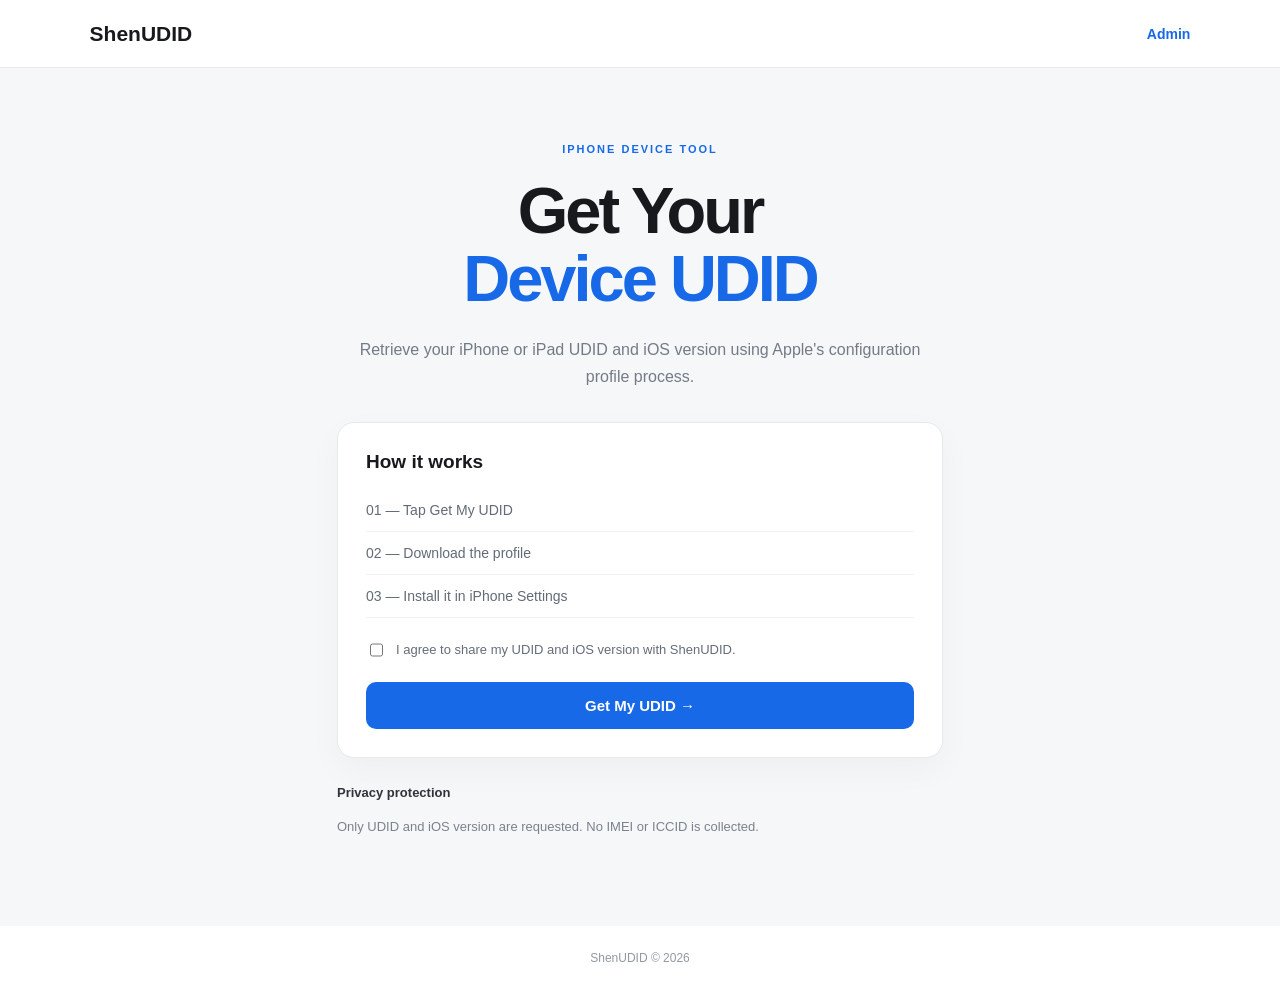
<file: templates/index.html>
<!DOCTYPE html>
<html lang="en">
<head>
<meta charset="UTF-8">
<meta name="viewport" content="width=device-width, initial-scale=1">
<title>ShenUDID - Get Your UDID</title>
<link rel="stylesheet" href="/static/style.css">
</head>
<body>

<header>
    <a class="logo" href="/">ShenUDID</a>
    <a href="/admin/login">Admin</a>
</header>

<main>
    <div class="hero">
        <div class="tag">IPHONE DEVICE TOOL</div>

        <h1>Get Your<br><span>Device UDID</span></h1>

        <p>
            Retrieve your iPhone or iPad UDID and iOS version
            using Apple's configuration profile process.
        </p>

        <div class="card">
            <h2>How it works</h2>

            <div class="step">01 — Tap Get My UDID</div>
            <div class="step">02 — Download the profile</div>
            <div class="step">03 — Install it in iPhone Settings</div>

            <form action="/start" method="POST">
                <label class="consent">
                    <input
                        type="checkbox"
                        name="consent"
                        value="yes"
                        required
                    >
                    I agree to share my UDID and iOS version
                    with ShenUDID.
                </label>

                <button type="submit">
                    Get My UDID →
                </button>
            </form>
        </div>

        <div class="privacy">
            <strong>Privacy protection</strong>
            <p>
                Only UDID and iOS version are requested.
                No IMEI or ICCID is collected.
            </p>
        </div>
    </div>
</main>

<footer>
    ShenUDID © 2026
</footer>

</body>
</html>
</file>
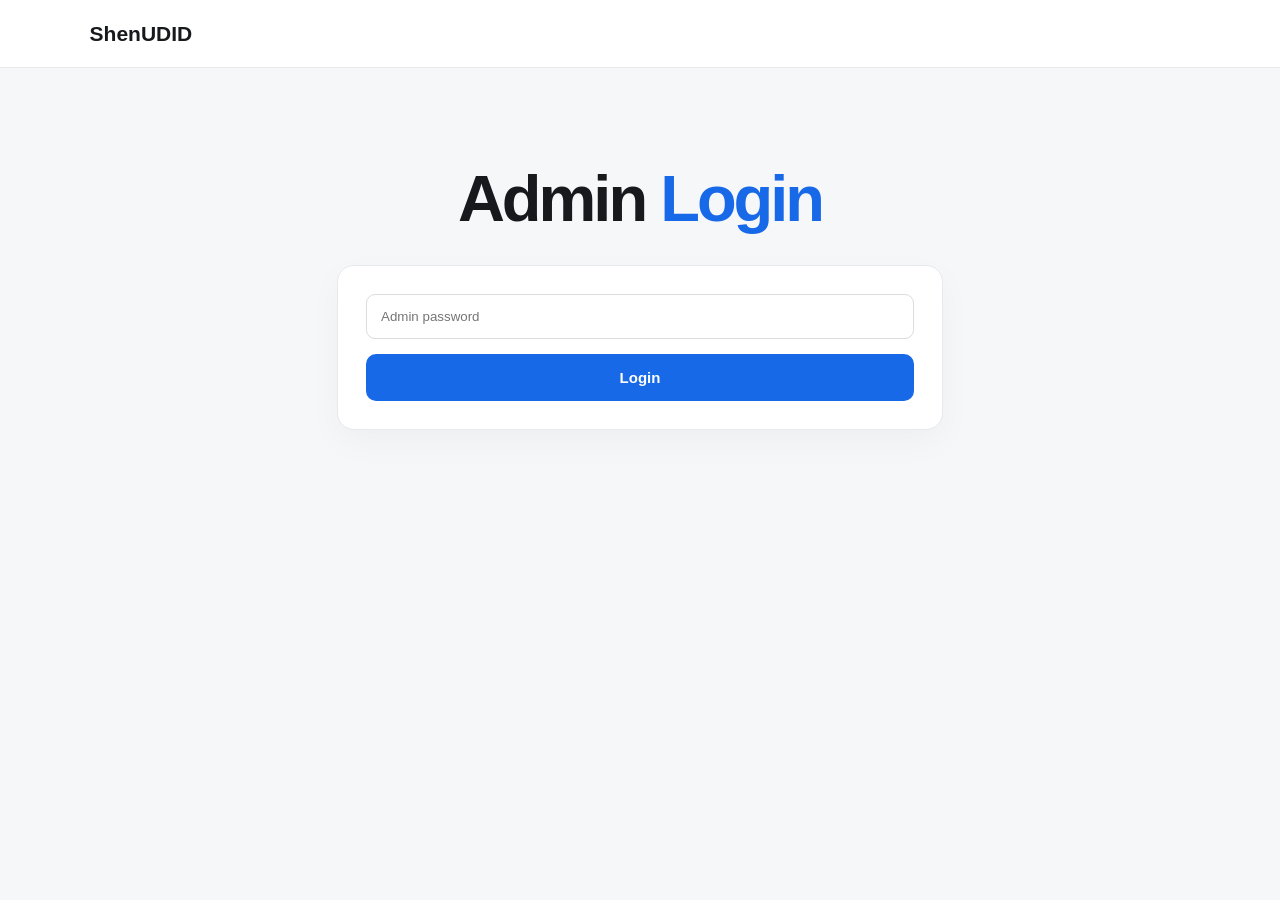
<file: templates/admin_login.html>
<!DOCTYPE html>
<html lang="en">
<head>
<meta charset="UTF-8">
<meta name="viewport" content="width=device-width, initial-scale=1">
<title>Admin Login</title>
<link rel="stylesheet" href="/static/style.css">
</head>
<body>
<header><a class="logo" href="/">ShenUDID</a></header>
<main>
    <div class="hero">
        <h1>Admin <span>Login</span></h1>
        <div class="card">
            <form method="POST">
                <input
                    type="password"
                    name="password"
                    placeholder="Admin password"
                    required
                >
                <button type="submit">Login</button>
            </form>
        </div>
    </div>
</main>
</body>
</html>
</file>
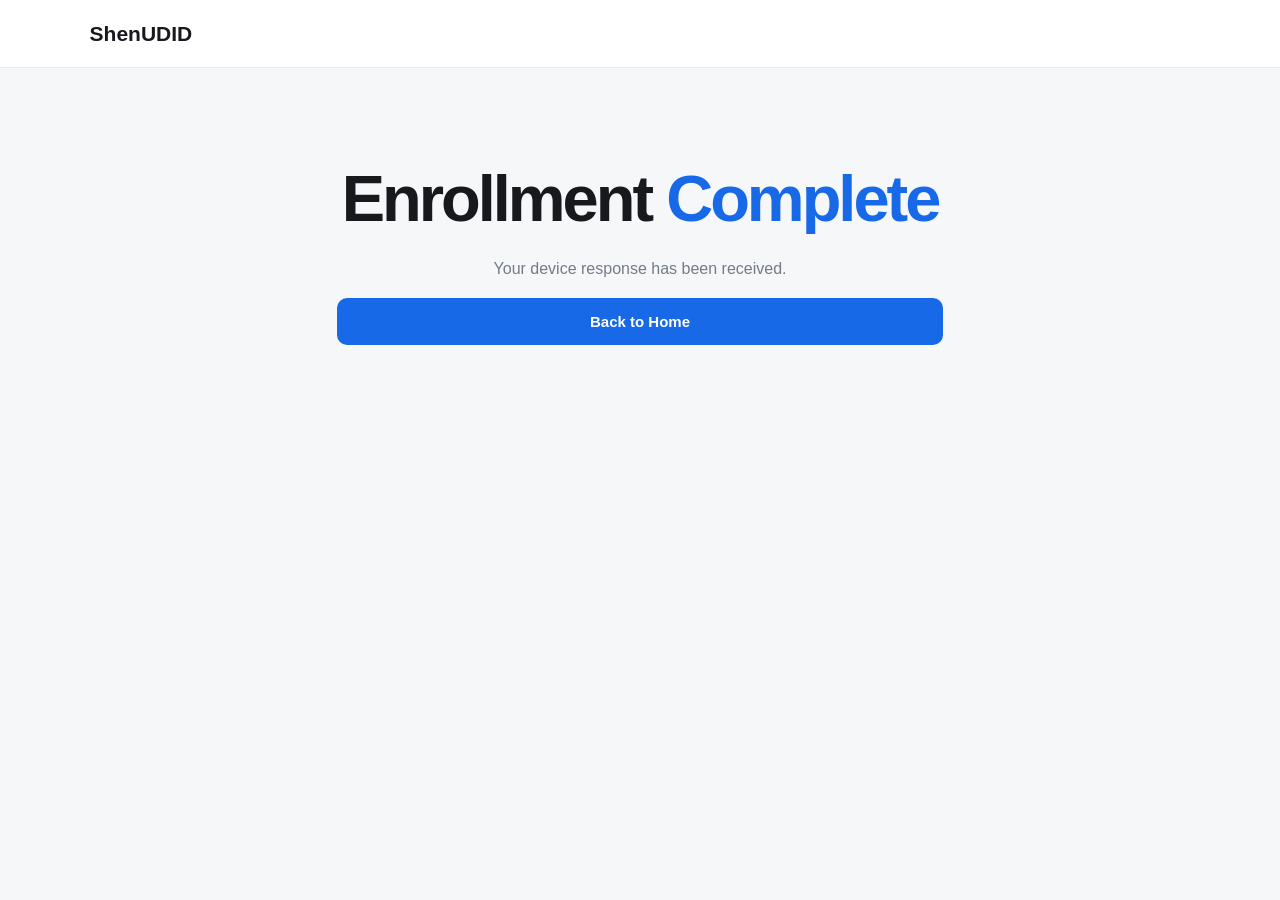
<file: templates/success.html>
<!DOCTYPE html>
<html lang="en">
<head>
<meta charset="UTF-8">
<meta name="viewport" content="width=device-width, initial-scale=1">
<title>Enrollment Complete - ShenUDID</title>
<link rel="stylesheet" href="/static/style.css">
</head>
<body>
<header><a class="logo" href="/">ShenUDID</a></header>
<main>
    <div class="hero">
        <h1>Enrollment <span>Complete</span></h1>
        <p>Your device response has been received.</p>
        <a class="button-link" href="/">Back to Home</a>
    </div>
</main>
</body>
</html>
</file>
<file: static/style.css>
* {
    box-sizing: border-box;
}

body {
    margin: 0;
    background: #f6f7f9;
    color: #17191d;
    font-family: -apple-system, BlinkMacSystemFont, "Segoe UI", sans-serif;
}

header {
    height: 68px;
    padding: 0 7%;
    background: white;
    border-bottom: 1px solid #e8e9ec;
    display: flex;
    justify-content: space-between;
    align-items: center;
}

header a {
    color: #1769e8;
    text-decoration: none;
    font-size: 14px;
    font-weight: 600;
}

.logo {
    color: #17191d;
    font-size: 21px;
    font-weight: 800;
}

.hero {
    max-width: 650px;
    margin: auto;
    padding: 75px 22px;
    text-align: center;
}

.tag {
    color: #1769e8;
    font-size: 11px;
    font-weight: 800;
    letter-spacing: 2px;
}

h1 {
    font-size: clamp(42px, 8vw, 65px);
    line-height: 1.05;
    letter-spacing: -3px;
    margin: 22px 0;
}

h1 span {
    color: #1769e8;
}

.hero > p {
    color: #747b86;
    font-size: 16px;
    line-height: 1.7;
}

.card {
    background: white;
    padding: 28px;
    margin-top: 32px;
    text-align: left;
    border: 1px solid #e8e9ed;
    border-radius: 17px;
    box-shadow: 0 12px 35px rgba(0,0,0,.035);
}

.card h2 {
    font-size: 19px;
    margin-top: 0;
}

.step {
    padding: 13px 0;
    color: #626b77;
    border-bottom: 1px solid #f0f1f3;
    font-size: 14px;
}

.consent {
    display: flex;
    gap: 10px;
    color: #656d78;
    font-size: 13px;
    line-height: 1.6;
    margin: 22px 0;
}

.consent input {
    accent-color: #1769e8;
}

button,
.button-link {
    width: 100%;
    border: none;
    border-radius: 10px;
    background: #1769e8;
    color: white;
    padding: 15px;
    font-size: 15px;
    font-weight: 700;
    cursor: pointer;
    text-decoration: none;
    display: inline-block;
    text-align: center;
}

input[type="password"] {
    width: 100%;
    padding: 14px;
    border: 1px solid #ddd;
    border-radius: 9px;
    margin-bottom: 15px;
}

.privacy {
    margin-top: 25px;
    color: #7b828d;
    text-align: left;
    font-size: 13px;
    line-height: 1.6;
}

.privacy strong {
    color: #30343a;
}

footer {
    text-align: center;
    color: #9299a3;
    font-size: 12px;
    padding: 25px;
    background: white;
}

.dashboard {
    max-width: 1100px;
    margin: auto;
    padding: 45px 20px;
}

.table-container {
    margin-top: 20px;
    overflow-x: auto;
    background: white;
    border-radius: 12px;
}

table {
    border-collapse: collapse;
    width: 100%;
    font-size: 13px;
}

th, td {
    padding: 15px;
    border-bottom: 1px solid #eee;
    text-align: left;
}

th {
    background: #fafafa;
}

.delete {
    background: #ffeded;
    color: #bd3030;
    padding: 8px 12px;
    width: auto;
}

.export {
    color: #1769e8;
    text-decoration: none;
    font-weight: 700;
}

@media(max-width:600px) {
    .hero {
        padding-top: 50px;
    }

    .card {
        padding: 21px;
    }
}
</file>
